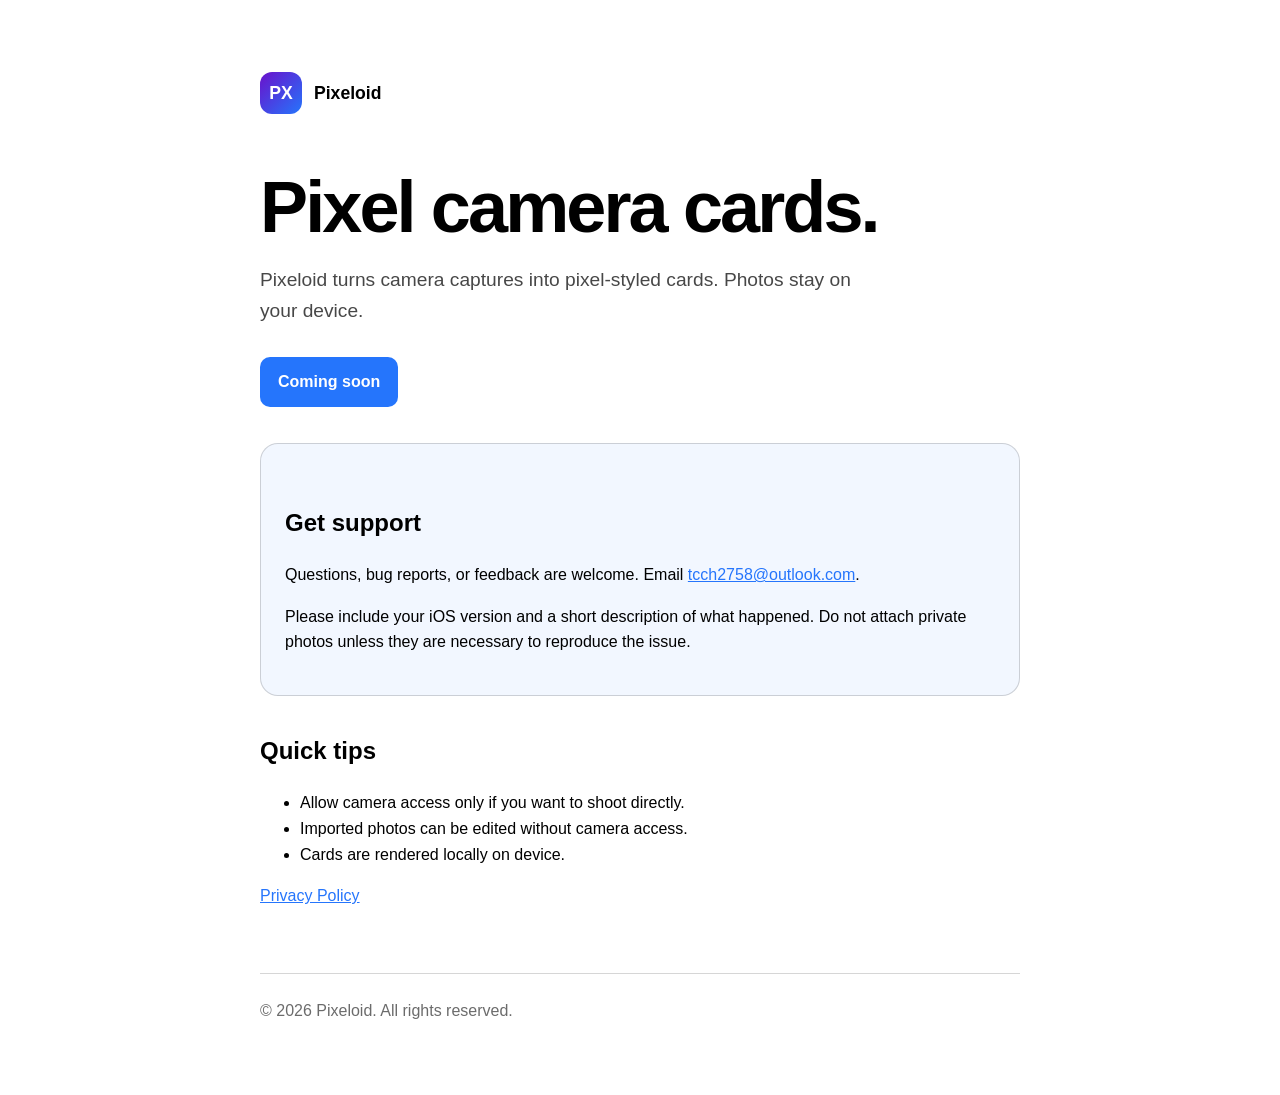
<file: index.html>
<!doctype html>
<html lang="en">
<head>
  <meta charset="utf-8">
  <meta name="viewport" content="width=device-width, initial-scale=1">
  <title>Pixeloid Support</title>
  <meta name="description" content="Support for Pixeloid for iOS.">
  <link rel="stylesheet" href="styles.css">
</head>
<body>
  <main>
    <div class="brand"><span class="mark">PX</span> Pixeloid</div>
    <h1>Pixel camera cards.</h1>
    <p class="lead">Pixeloid turns camera captures into pixel-styled cards. Photos stay on your device.</p>
    <p><a class="store-link" href="https://apps.apple.com/" aria-disabled="true">Coming soon</a></p>

    <section class="card">
      <h2>Get support</h2>
      <p>Questions, bug reports, or feedback are welcome. Email <a href="mailto:tcch2758@outlook.com">tcch2758@outlook.com</a>.</p>
      <p>Please include your iOS version and a short description of what happened. Do not attach private photos unless they are necessary to reproduce the issue.</p>
    </section>

    <h2>Quick tips</h2>
    <ul>
      <li>Allow camera access only if you want to shoot directly.</li>
      <li>Imported photos can be edited without camera access.</li>
      <li>Cards are rendered locally on device.</li>
    </ul>

    <p><a href="privacy.html">Privacy Policy</a></p>
    <footer>© 2026 Pixeloid. All rights reserved.</footer>
  </main>
</body>
</html>
</file>
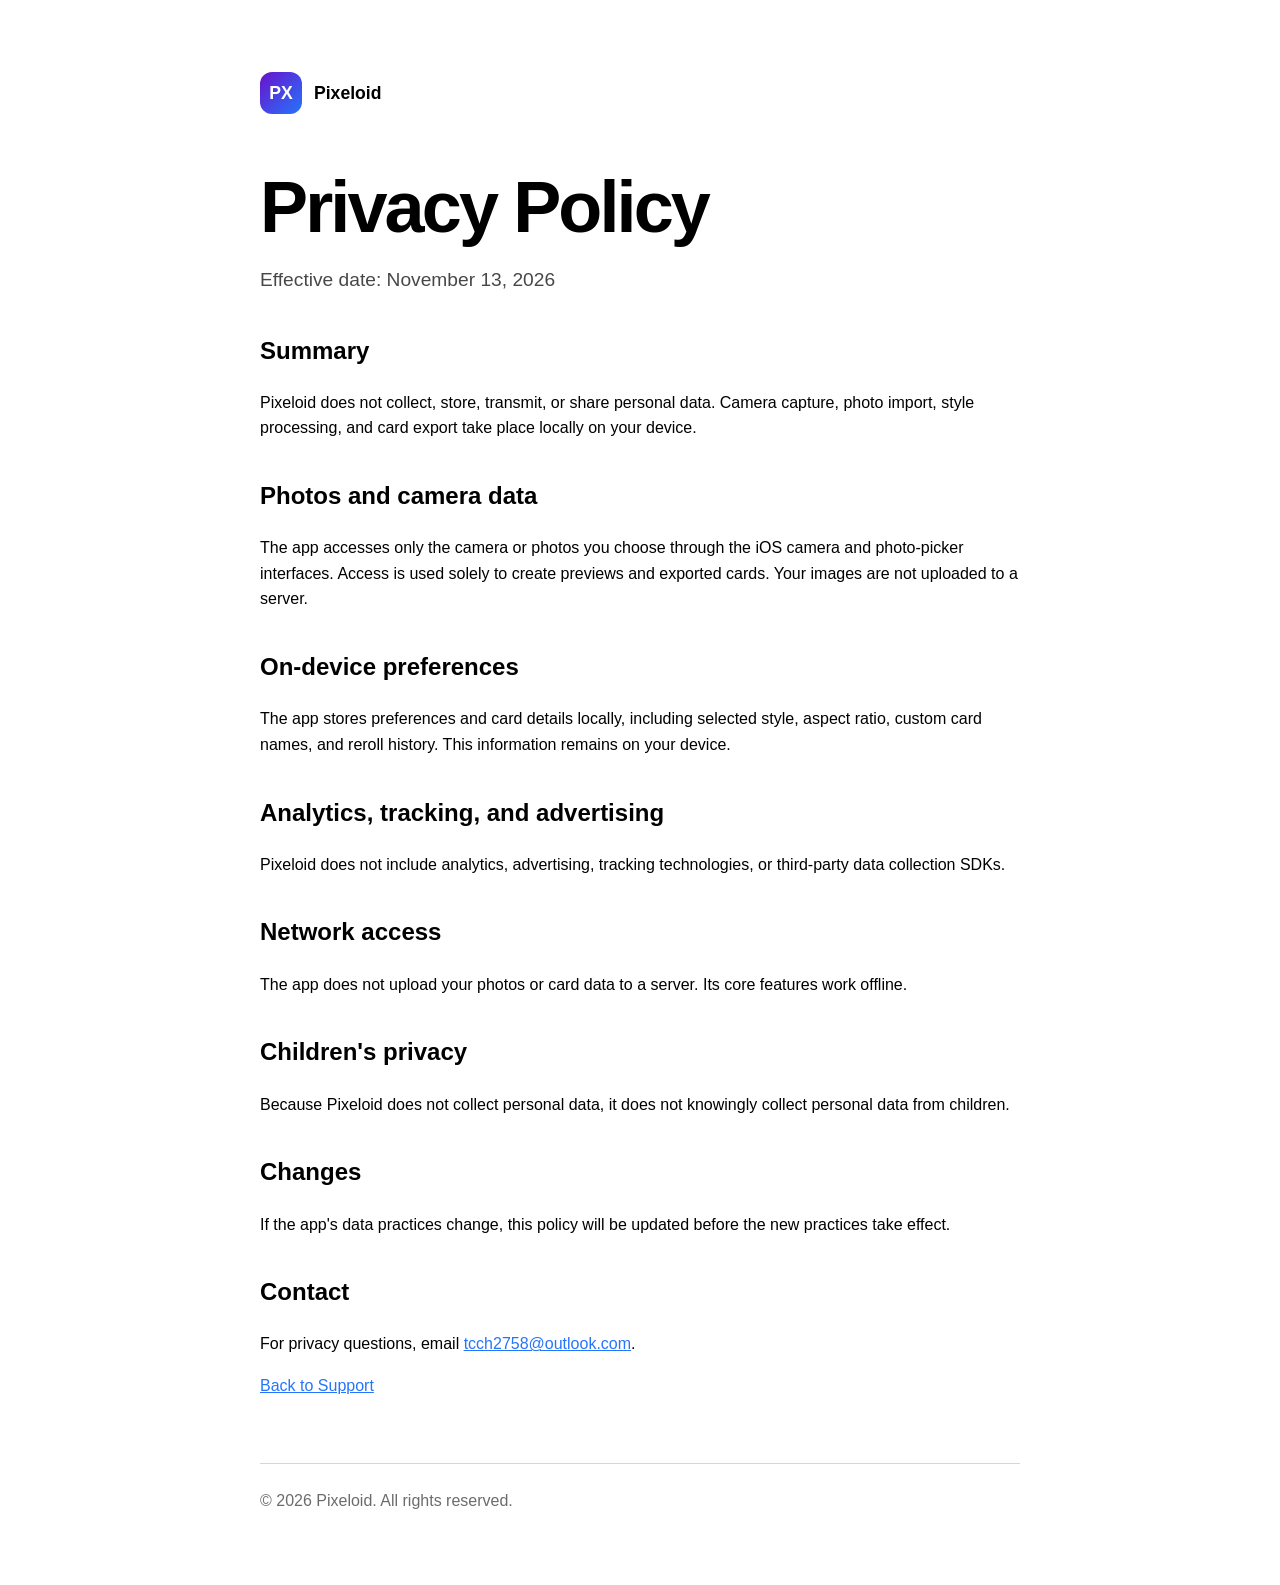
<file: privacy.html>
<!doctype html>
<html lang="en">
<head>
  <meta charset="utf-8">
  <meta name="viewport" content="width=device-width, initial-scale=1">
  <title>Pixeloid Privacy Policy</title>
  <meta name="description" content="Privacy policy for Pixeloid for iOS.">
  <link rel="stylesheet" href="styles.css">
</head>
<body>
  <main>
    <div class="brand"><span class="mark">PX</span> Pixeloid</div>
    <h1>Privacy Policy</h1>
    <p class="lead">Effective date: November 13, 2026</p>

    <h2>Summary</h2>
    <p>Pixeloid does not collect, store, transmit, or share personal data. Camera capture, photo import, style processing, and card export take place locally on your device.</p>

    <h2>Photos and camera data</h2>
    <p>The app accesses only the camera or photos you choose through the iOS camera and photo-picker interfaces. Access is used solely to create previews and exported cards. Your images are not uploaded to a server.</p>

    <h2>On-device preferences</h2>
    <p>The app stores preferences and card details locally, including selected style, aspect ratio, custom card names, and reroll history. This information remains on your device.</p>

    <h2>Analytics, tracking, and advertising</h2>
    <p>Pixeloid does not include analytics, advertising, tracking technologies, or third-party data collection SDKs.</p>

    <h2>Network access</h2>
    <p>The app does not upload your photos or card data to a server. Its core features work offline.</p>

    <h2>Children's privacy</h2>
    <p>Because Pixeloid does not collect personal data, it does not knowingly collect personal data from children.</p>

    <h2>Changes</h2>
    <p>If the app's data practices change, this policy will be updated before the new practices take effect.</p>

    <h2>Contact</h2>
    <p>For privacy questions, email <a href="mailto:tcch2758@outlook.com">tcch2758@outlook.com</a>.</p>

    <p><a href="index.html">Back to Support</a></p>
    <footer>© 2026 Pixeloid. All rights reserved.</footer>
  </main>
</body>
</html>
</file>
<file: styles.css>
:root {
  color-scheme: light dark;
  font-family: -apple-system, BlinkMacSystemFont, "Segoe UI", sans-serif;
  line-height: 1.6;
  --accent: #2575fc;
  --card: color-mix(in srgb, Canvas 94%, var(--accent) 6%);
  --border: color-mix(in srgb, CanvasText 16%, transparent);
}

* { box-sizing: border-box; }

body {
  margin: 0;
  background: Canvas;
  color: CanvasText;
}

main {
  width: min(760px, calc(100% - 40px));
  margin: 0 auto;
  padding: 72px 0;
}

.brand {
  display: inline-flex;
  align-items: center;
  gap: 12px;
  font-size: 1.1rem;
  font-weight: 700;
}

.mark {
  display: grid;
  width: 42px;
  height: 42px;
  place-items: center;
  border-radius: 12px;
  color: white;
  background: linear-gradient(135deg, #6a11cb, #2575fc);
}

h1 {
  margin: 56px 0 16px;
  font-size: clamp(2.25rem, 8vw, 4.5rem);
  line-height: 1.05;
  letter-spacing: -0.04em;
}

h2 { margin-top: 36px; }

.lead {
  max-width: 620px;
  font-size: 1.2rem;
  color: color-mix(in srgb, CanvasText 72%, transparent);
}

.card {
  margin-top: 36px;
  padding: 24px;
  border: 1px solid var(--border);
  border-radius: 18px;
  background: var(--card);
}

a { color: var(--accent); }

.store-link {
  display: inline-block;
  margin-top: 12px;
  padding: 12px 18px;
  border-radius: 10px;
  background: var(--accent);
  color: #fff;
  font-weight: 600;
  text-decoration: none;
}

.store-link:hover, .store-link:focus-visible {
  background: #1659c7;
}

.related-tool {
  margin-top: 36px;
}

footer {
  margin-top: 64px;
  padding-top: 24px;
  border-top: 1px solid var(--border);
  color: color-mix(in srgb, CanvasText 58%, transparent);
}
</file>
